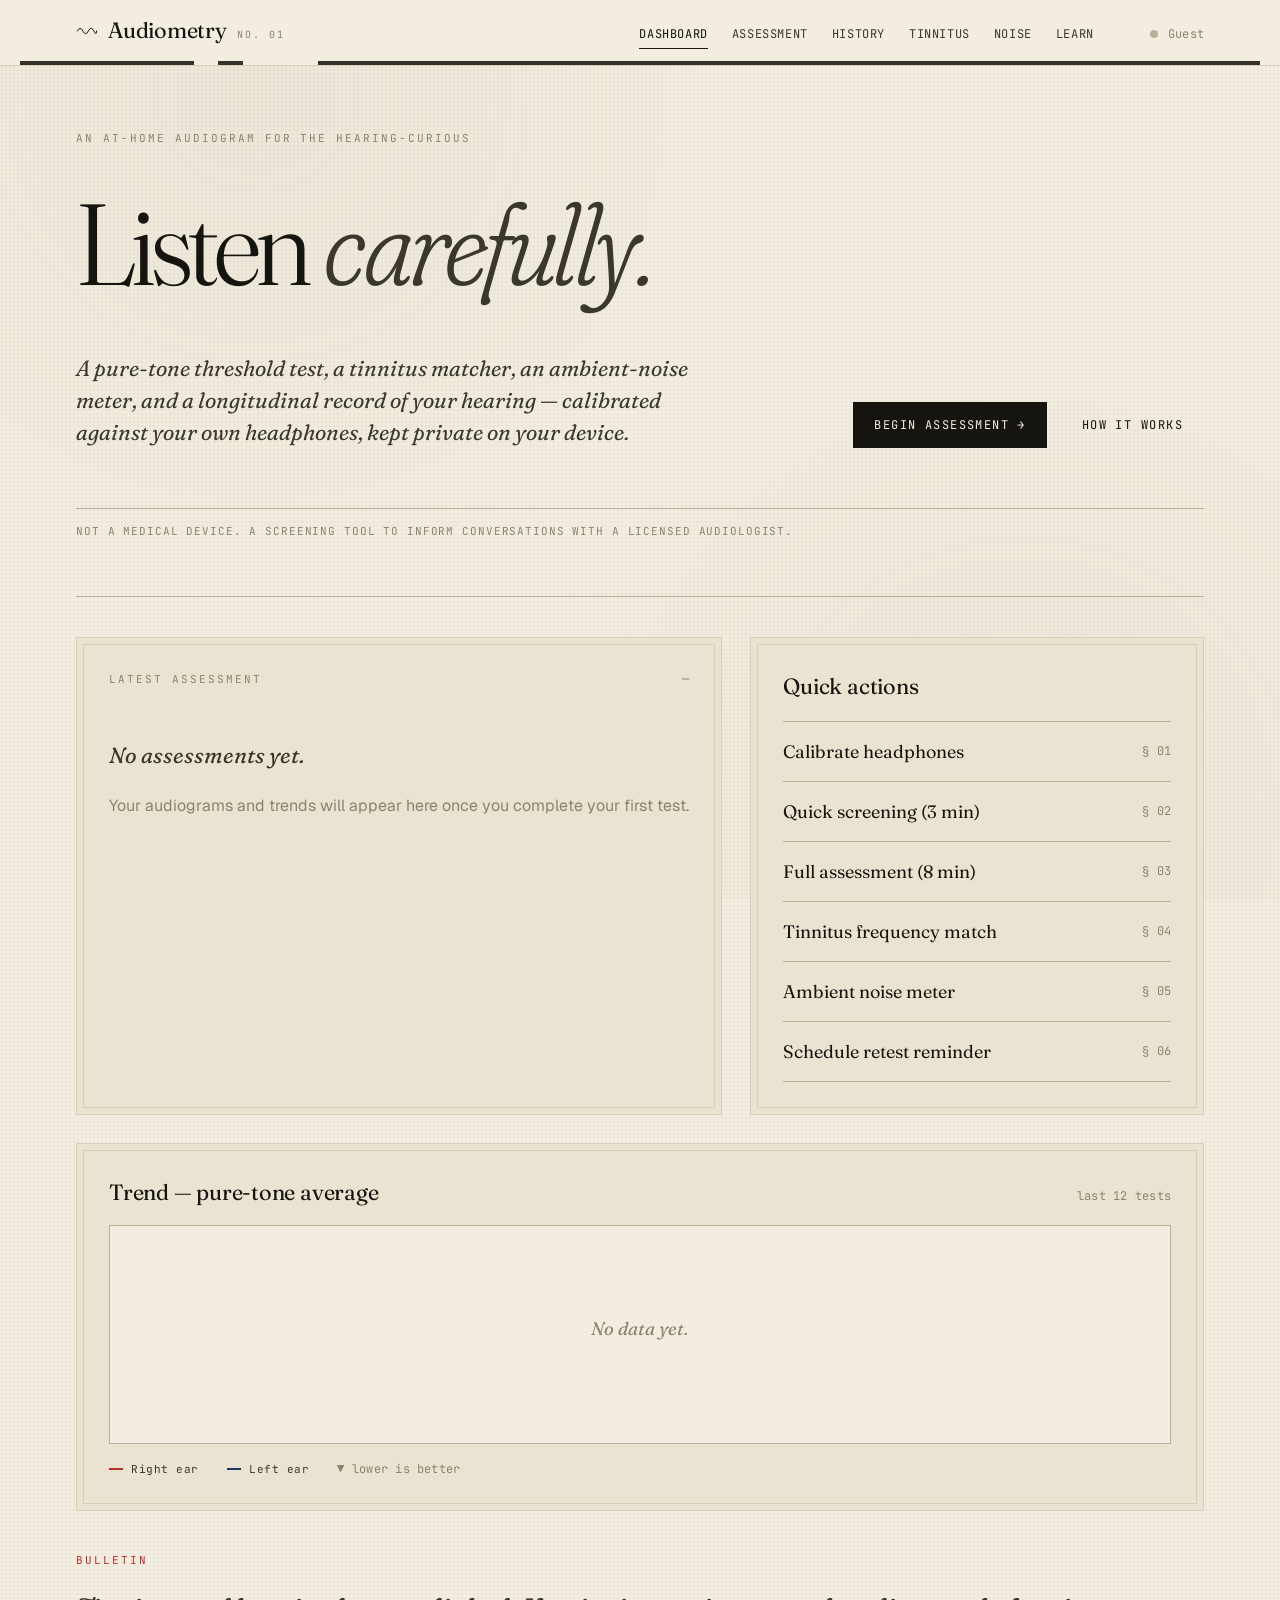
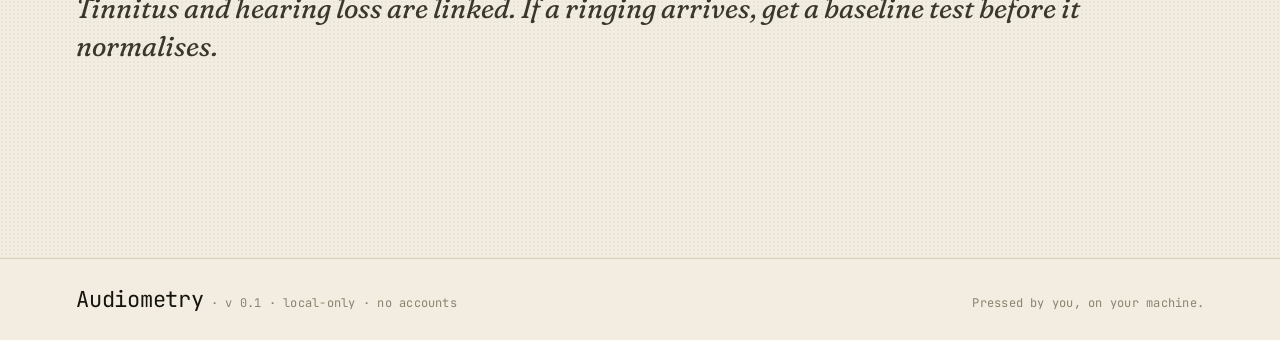
<file: index.html>
<!DOCTYPE html>
<html lang="en">
<head>
<meta charset="UTF-8" />
<meta name="viewport" content="width=device-width, initial-scale=1.0" />

<!-- ============ PRIMARY SEO ============ -->
<title>Free Online Hearing Test &amp; Audiogram — Audiometry</title>
<meta name="description" content="A free, private at-home hearing test. Pure-tone audiogram from 250 Hz to 8 kHz, tinnitus frequency matcher, ambient noise meter, and longitudinal tracking. Runs in your browser — no account, no data leaves your device." />
<meta name="keywords" content="hearing test, online hearing test, at-home hearing test, audiogram, pure tone audiometry, tinnitus test, tinnitus matcher, hearing screening, dB HL, hearing loss, sound level meter, hearing health" />
<meta name="author" content="Audiometry" />
<meta name="robots" content="index, follow, max-image-preview:large" />
<meta name="theme-color" content="#15140f" />
<meta name="color-scheme" content="light" />
<link rel="canonical" href="https://medassistant-ux.github.io/audiogram/" />

<!-- ============ OPEN GRAPH (Facebook, LinkedIn, iMessage) ============ -->
<meta property="og:type" content="website" />
<meta property="og:url" content="https://medassistant-ux.github.io/audiogram/" />
<meta property="og:title" content="Free Online Hearing Test &amp; Audiogram — Audiometry" />
<meta property="og:description" content="An at-home audiogram for the hearing-curious. Pure-tone threshold testing, tinnitus matcher, noise meter, and trend tracking — entirely in your browser, never sent anywhere." />
<meta property="og:image" content="https://medassistant-ux.github.io/audiogram/og-image.svg" />
<meta property="og:image:width" content="1200" />
<meta property="og:image:height" content="630" />
<meta property="og:image:alt" content="Audiometry — at-home hearing test and audiogram" />
<meta property="og:site_name" content="Audiometry" />
<meta property="og:locale" content="en_US" />

<!-- ============ TWITTER ============ -->
<meta name="twitter:card" content="summary_large_image" />
<meta name="twitter:url" content="https://medassistant-ux.github.io/audiogram/" />
<meta name="twitter:title" content="Free Online Hearing Test &amp; Audiogram" />
<meta name="twitter:description" content="At-home pure-tone audiometry. Audiogram chart, tinnitus matcher, noise meter, and longitudinal tracking — private, in-browser." />
<meta name="twitter:image" content="https://medassistant-ux.github.io/audiogram/og-image.svg" />

<!-- ============ STRUCTURED DATA ============ -->
<script type="application/ld+json">
{
  "@context": "https://schema.org",
  "@graph": [
    {
      "@type": "WebApplication",
      "@id": "https://medassistant-ux.github.io/audiogram/#app",
      "name": "Audiometry",
      "alternateName": "Audiometry — At-home Hearing Test",
      "url": "https://medassistant-ux.github.io/audiogram/",
      "description": "A free, browser-based at-home audiometry app. Pure-tone threshold testing, audiogram visualisation, tinnitus matcher, ambient noise meter, and longitudinal tracking — runs entirely on the client, no account required.",
      "applicationCategory": "HealthApplication",
      "applicationSubCategory": "Hearing Test",
      "operatingSystem": "Any (browser)",
      "browserRequirements": "Modern browser with Web Audio API support",
      "offers": {
        "@type": "Offer",
        "price": "0",
        "priceCurrency": "USD"
      },
      "featureList": [
        "Pure-tone threshold testing across 250–8000 Hz",
        "Quick screening (3 min) and full assessment (8 min) modes",
        "Audiogram visualisation with severity bands",
        "Pure-tone average (PTA) and severity classification",
        "Tinnitus frequency and loudness matcher",
        "Ambient noise meter with NIOSH dose calculation",
        "Longitudinal history tracking",
        "Headphone calibration flow",
        "JSON and PDF export",
        "Browser notification reminders"
      ],
      "isAccessibleForFree": true,
      "inLanguage": "en"
    },
    {
      "@type": "MedicalWebPage",
      "@id": "https://medassistant-ux.github.io/audiogram/#page",
      "url": "https://medassistant-ux.github.io/audiogram/",
      "name": "Free Online Hearing Test & Audiogram",
      "headline": "An at-home audiogram for the hearing-curious",
      "description": "Pure-tone audiometry, tinnitus matcher, and noise meter — privacy-first, browser-based.",
      "about": [
        { "@type": "MedicalCondition", "name": "Hearing loss" },
        { "@type": "MedicalCondition", "name": "Tinnitus" },
        { "@type": "MedicalCondition", "name": "Noise-induced hearing loss" }
      ],
      "audience": {
        "@type": "PeopleAudience",
        "suggestedMinAge": 12
      },
      "lastReviewed": "2026-05-03",
      "isPartOf": { "@id": "https://medassistant-ux.github.io/audiogram/#app" }
    },
    {
      "@type": "FAQPage",
      "mainEntity": [
        {
          "@type": "Question",
          "name": "Is this hearing test accurate?",
          "acceptedAnswer": {
            "@type": "Answer",
            "text": "It is a screening estimate, not a diagnosis. Without a calibrated audiometer and sound-treated booth, absolute decibel levels cannot be guaranteed. Use it as a starting point for a professional evaluation, not a substitute for one."
          }
        },
        {
          "@type": "Question",
          "name": "Do I need special equipment?",
          "acceptedAnswer": {
            "@type": "Answer",
            "text": "Closed-back, over-ear headphones in a quiet room. Earbuds will fit poorly and produce inconsistent results. The app guides you through a one-minute calibration step before testing."
          }
        },
        {
          "@type": "Question",
          "name": "Is my data private?",
          "acceptedAnswer": {
            "@type": "Answer",
            "text": "Yes. All audio is generated and analysed on your device using the Web Audio API. Test results are stored only in your browser's localStorage. Nothing is sent to any server. There are no accounts and no tracking."
          }
        },
        {
          "@type": "Question",
          "name": "What frequencies does the test cover?",
          "acceptedAnswer": {
            "@type": "Answer",
            "text": "The full assessment tests 250, 500, 1000, 2000, 3000, 4000, 6000, and 8000 Hz in each ear independently. The quick screening covers 500, 1000, 2000, and 4000 Hz."
          }
        },
        {
          "@type": "Question",
          "name": "When should I see an audiologist?",
          "acceptedAnswer": {
            "@type": "Answer",
            "text": "If your pure-tone average is worse than 25 dB HL, if there is a notable difference between your two ears, if you experience sudden changes in hearing, one-sided tinnitus, ear pain or fullness, persistent dizziness, or difficulty understanding speech in noise."
          }
        }
      ]
    }
  ]
}
</script>

<!-- ============ FONTS ============ -->
<link rel="preconnect" href="https://fonts.googleapis.com" />
<link rel="preconnect" href="https://fonts.gstatic.com" crossorigin />
<link href="https://fonts.googleapis.com/css2?family=Fraunces:ital,opsz,wght,SOFT,WONK@0,9..144,300..900,0..100,0..1;1,9..144,300..900,0..100,0..1&family=Geist:wght@300..700&family=JetBrains+Mono:wght@300..600&display=swap" rel="stylesheet" />

<!-- ============ STYLES ============ -->
<link rel="stylesheet" href="styles.css" />

<!-- ============ ICONS / MANIFEST ============ -->
<link rel="icon" href="data:image/svg+xml,%3Csvg xmlns='http://www.w3.org/2000/svg' viewBox='0 0 32 32'%3E%3Crect width='32' height='32' fill='%23f3ede1'/%3E%3Cpath d='M2 16 Q 6 8, 10 16 T 18 16 T 26 16 T 30 16' stroke='%2315140f' stroke-width='2' fill='none' stroke-linecap='round'/%3E%3C/svg%3E" />
<link rel="apple-touch-icon" href="data:image/svg+xml,%3Csvg xmlns='http://www.w3.org/2000/svg' viewBox='0 0 180 180'%3E%3Crect width='180' height='180' fill='%23f3ede1'/%3E%3Cpath d='M10 90 Q 32 50, 56 90 T 100 90 T 144 90 T 170 90' stroke='%2315140f' stroke-width='10' fill='none' stroke-linecap='round'/%3E%3C/svg%3E" />
<link rel="manifest" href="manifest.json" />
</head>
<body>

<noscript>
  <div style="background:#15140f;color:#f3ede1;padding:24px;text-align:center;font-family:Georgia,serif;">
    <h1 style="margin:0 0 8px;font-weight:400;">Audiometry — Free Online Hearing Test &amp; Audiogram</h1>
    <p style="margin:0;">This at-home hearing-test app needs JavaScript to generate audio tones and analyse responses. Please enable JavaScript to run a pure-tone audiogram, the tinnitus matcher, or the ambient noise meter. All audio is generated and analysed locally in your browser — nothing is sent to a server.</p>
  </div>
</noscript>

<!-- ============ TOP BAR ============ -->
<header class="topbar">
  <div class="topbar-inner">
    <a href="#home" data-route="home" class="brand">
      <span class="brand-mark" aria-hidden="true">
        <svg viewBox="0 0 32 32" width="22" height="22"><path d="M2 16 Q 6 8, 10 16 T 18 16 T 26 16 T 30 16" stroke="currentColor" stroke-width="1.4" fill="none" stroke-linecap="round"/></svg>
      </span>
      <span class="brand-name">Audiometry</span>
      <span class="brand-tag">No.&nbsp;01</span>
    </a>
    <nav class="topnav">
      <a href="#home" data-route="home">Dashboard</a>
      <a href="#test" data-route="test">Assessment</a>
      <a href="#history" data-route="history">History</a>
      <a href="#tinnitus" data-route="tinnitus">Tinnitus</a>
      <a href="#noise" data-route="noise">Noise</a>
      <a href="#learn" data-route="learn">Learn</a>
    </nav>
    <div class="topbar-meta">
      <span class="meta-dot" id="audio-status" title="Audio engine status"></span>
      <span class="mono" id="profile-name">Guest</span>
    </div>
  </div>
  <div class="topbar-rule"></div>
</header>

<main id="app">

<!-- ============ HOME ============ -->
<section class="view view-home" data-view="home">
  <div class="grid-12">
    <div class="hero col-span-12">
      <p class="eyebrow">An at-home audiogram for the hearing-curious</p>
      <h1 class="display">
        <span class="kerned">Listen</span>
        <em class="serif-italic">carefully.</em>
      </h1>
      <p class="hero-lede">
        A pure-tone threshold test, a tinnitus matcher, an ambient-noise meter, and a longitudinal record of your hearing — calibrated against your own headphones, kept private on your device.
      </p>
      <div class="hero-cta">
        <button class="btn btn-primary" data-action="start-assessment">Begin assessment <span aria-hidden="true">→</span></button>
        <button class="btn btn-ghost" data-route="learn">How it works</button>
      </div>
      <p class="hero-disclaimer">
        Not a medical device. A screening tool to inform conversations with a licensed audiologist.
      </p>
    </div>

    <div class="card card-summary col-span-7">
      <div class="card-head">
        <span class="eyebrow">Latest assessment</span>
        <span class="mono dim" id="latest-date">—</span>
      </div>
      <div class="summary-grid" id="latest-summary">
        <!-- filled by JS -->
        <div class="summary-empty">
          <p class="serif-italic">No assessments yet.</p>
          <p class="dim">Your audiograms and trends will appear here once you complete your first test.</p>
        </div>
      </div>
    </div>

    <div class="card card-actions col-span-5">
      <h3 class="card-title">Quick actions</h3>
      <ul class="action-list">
        <li><button data-action="calibrate"><span>Calibrate headphones</span><span class="mono dim">§ 01</span></button></li>
        <li><button data-action="quick-test"><span>Quick screening (3 min)</span><span class="mono dim">§ 02</span></button></li>
        <li><button data-action="full-test"><span>Full assessment (8 min)</span><span class="mono dim">§ 03</span></button></li>
        <li><button data-route="tinnitus"><span>Tinnitus frequency match</span><span class="mono dim">§ 04</span></button></li>
        <li><button data-route="noise"><span>Ambient noise meter</span><span class="mono dim">§ 05</span></button></li>
        <li><button data-action="reminder"><span>Schedule retest reminder</span><span class="mono dim">§ 06</span></button></li>
      </ul>
    </div>

    <div class="card card-trend col-span-12">
      <div class="card-head">
        <h3 class="card-title">Trend — pure-tone average</h3>
        <span class="mono dim">last 12 tests</span>
      </div>
      <div class="trend-wrap">
        <svg id="trend-chart" viewBox="0 0 800 180" preserveAspectRatio="none" aria-hidden="true"></svg>
      </div>
      <div class="legend">
        <span class="legend-item"><span class="swatch swatch-right"></span> Right ear</span>
        <span class="legend-item"><span class="swatch swatch-left"></span> Left ear</span>
        <span class="legend-item dim mono">▼ lower is better</span>
      </div>
    </div>

    <aside class="card card-tip col-span-12">
      <span class="eyebrow">Bulletin</span>
      <p class="tip-text serif-italic" id="tip-text">
        Sustained exposure above 85 dBA (busy traffic, a loud restaurant) accumulates damage. Eight hours at that level reaches the daily noise dose.
      </p>
    </aside>
  </div>
</section>

<!-- ============ CALIBRATE ============ -->
<section class="view view-calibrate" data-view="calibrate" hidden>
  <div class="grid-12">
    <div class="col-span-12">
      <p class="eyebrow">§ 01 · Calibration</p>
      <h2 class="page-title">A reference, set by you.</h2>
      <p class="prose">
        Consumer headphones are not laboratory transducers. Before each session we ask you to anchor a single reference tone to a level that <em>just-barely-but-clearly</em> sounds like quiet conversation. From this anchor we estimate hearing levels in decibels relative to typical normal hearing (dB HL).
      </p>
    </div>

    <div class="card col-span-7 cal-panel">
      <div class="cal-step" data-step="1">
        <span class="mono dim">Step 1 of 3</span>
        <h3 class="card-title">Headphone check</h3>
        <p class="prose">Wear your headphones the right way around. We will play short tones in each ear so you can verify left and right are correctly placed.</p>
        <div class="cal-actions">
          <button class="btn btn-secondary" data-cal="play-left">▶ Play in <strong>left</strong></button>
          <button class="btn btn-secondary" data-cal="play-right">▶ Play in <strong>right</strong></button>
        </div>
        <div class="cal-confirm">
          <label><input type="checkbox" id="cal-channels-confirm" /> I heard each tone in the correct ear.</label>
        </div>
      </div>

      <div class="cal-step" data-step="2">
        <span class="mono dim">Step 2 of 3</span>
        <h3 class="card-title">Find a quiet room</h3>
        <p class="prose">No fans, no music, no conversation. The quieter your environment, the more accurate the threshold.</p>
        <button class="btn btn-secondary" data-cal="measure-noise">Measure ambient noise</button>
        <p class="cal-noise-readout mono" id="cal-noise-readout">—</p>
      </div>

      <div class="cal-step" data-step="3">
        <span class="mono dim">Step 3 of 3</span>
        <h3 class="card-title">Anchor the reference tone</h3>
        <p class="prose">A pulsed 1&nbsp;kHz tone will play in both ears. Adjust your <strong>system volume</strong> until the tone sounds like <em>quiet conversation, one room away</em> — present, but unobtrusive. Then confirm.</p>
        <div class="cal-actions">
          <button class="btn btn-secondary" data-cal="play-reference">▶ Play reference</button>
          <button class="btn btn-secondary" data-cal="stop-reference">■ Stop</button>
        </div>
        <div class="cal-slider">
          <label class="mono dim" for="cal-trim">Fine trim (within-app)</label>
          <input type="range" id="cal-trim" min="-12" max="12" step="0.5" value="0" />
          <span class="mono" id="cal-trim-readout">0.0 dB</span>
        </div>
      </div>

      <div class="cal-finish">
        <button class="btn btn-primary" data-cal="save">Save calibration</button>
      </div>
    </div>

    <aside class="card col-span-5 cal-side">
      <h3 class="card-title">Why this matters</h3>
      <p class="prose dim">
        A clinical audiometer is calibrated annually to ISO 389 reference levels using couplers and artificial ears. That precision is impossible at home. What we can do is fix a single anchor — your perception of conversational loudness — and measure thresholds <em>relative</em> to it.
      </p>
      <hr class="hairline" />
      <h4 class="micro-title">Best practices</h4>
      <ul class="checklist">
        <li>Closed-back, over-ear headphones</li>
        <li>Disable any audio enhancements / equalisers</li>
        <li>Set system balance to perfect centre</li>
        <li>Hard mute notifications</li>
        <li>Re-calibrate if you change devices</li>
      </ul>
    </aside>
  </div>
</section>

<!-- ============ TEST ============ -->
<section class="view view-test" data-view="test" hidden>
  <div class="test-stage" id="test-stage">
    <header class="test-meta">
      <div>
        <span class="eyebrow" id="test-mode-label">Pure-tone threshold</span>
        <h2 class="page-title small" id="test-ear-label">Right ear</h2>
      </div>
      <div class="test-progress">
        <span class="mono dim" id="test-counter">— / —</span>
        <div class="progress-track"><div class="progress-fill" id="test-progress"></div></div>
      </div>
    </header>

    <div class="test-pane">
      <div class="freq-display">
        <span class="freq-number" id="freq-number">1000</span>
        <span class="freq-unit">Hz</span>
        <span class="freq-tick" id="freq-region">mid frequencies</span>
      </div>

      <div class="tone-vis" id="tone-vis" aria-hidden="true">
        <div class="ring ring-1"></div>
        <div class="ring ring-2"></div>
        <div class="ring ring-3"></div>
      </div>

      <p class="test-state mono" id="test-state">— preparing —</p>

      <button class="btn btn-hear" id="btn-hear">
        <span class="hear-label">I hear a tone</span>
        <span class="hear-key mono">SPACE</span>
      </button>

      <p class="test-help dim" id="test-help">A tone may or may not play. Press only when you hear one — even faintly.</p>

      <div class="test-controls">
        <button class="btn btn-text" id="btn-skip">Skip frequency</button>
        <button class="btn btn-text" id="btn-pause">Pause</button>
        <button class="btn btn-text" id="btn-abort">Stop test</button>
      </div>
    </div>
  </div>

  <!-- Pre-test gate -->
  <div class="test-gate" id="test-gate">
    <div class="gate-card">
      <p class="eyebrow">Before we begin</p>
      <h2 class="page-title">A few conditions, briefly.</h2>
      <ul class="gate-list">
        <li><span class="mono">i</span><span class="gate-text">The room must be quiet. Close windows and doors.</span></li>
        <li><span class="mono">ii</span><span class="gate-text">Wear over-ear headphones. Earbuds will fit poorly.</span></li>
        <li><span class="mono">iii</span><span class="gate-text">Calibration must be current. <button class="link" data-route="calibrate">Re-calibrate</button>.</span></li>
        <li><span class="mono">iv</span><span class="gate-text">Avoid testing right after loud-noise exposure (give your ears 12 hours).</span></li>
        <li><span class="mono">v</span><span class="gate-text">Press the response button at the <em>faintest</em> perception, not when comfortable.</span></li>
      </ul>
      <div class="gate-actions">
        <button class="btn btn-primary" id="btn-gate-start">Start test</button>
        <button class="btn btn-ghost" data-route="home">Cancel</button>
      </div>
    </div>
  </div>
</section>

<!-- ============ RESULTS ============ -->
<section class="view view-results" data-view="results" hidden>
  <div class="grid-12">
    <div class="col-span-12 results-head">
      <p class="eyebrow">Assessment results</p>
      <h2 class="page-title"><span id="results-title">Your audiogram</span></h2>
      <p class="prose dim mono" id="results-date">—</p>
    </div>

    <div class="card col-span-8 audiogram-card">
      <div class="audiogram-wrap">
        <svg id="audiogram" viewBox="0 0 720 520" role="img" aria-label="Audiogram"></svg>
      </div>
      <div class="audiogram-legend">
        <div><span class="symbol symbol-right">○</span> Right ear (air conduction)</div>
        <div><span class="symbol symbol-left">×</span> Left ear (air conduction)</div>
        <div class="dim mono">↓ louder · ↑ quieter</div>
      </div>
    </div>

    <div class="card col-span-4 interpret-card">
      <h3 class="card-title">Interpretation</h3>
      <div class="pta-grid">
        <div class="pta-row">
          <span class="dim mono">PTA · Right</span>
          <span class="pta-value" id="pta-right">—</span>
          <span class="pta-class" id="class-right">—</span>
        </div>
        <div class="pta-row">
          <span class="dim mono">PTA · Left</span>
          <span class="pta-value" id="pta-left">—</span>
          <span class="pta-class" id="class-left">—</span>
        </div>
        <div class="pta-row asymmetry">
          <span class="dim mono">Asymmetry</span>
          <span class="pta-value" id="asym-value">—</span>
        </div>
      </div>

      <hr class="hairline" />
      <h4 class="micro-title">Plain language</h4>
      <p class="prose" id="plain-text">—</p>

      <hr class="hairline" />
      <h4 class="micro-title">Suggested next steps</h4>
      <ul class="next-list" id="next-steps"></ul>

      <div class="results-actions">
        <button class="btn btn-secondary" id="btn-export-pdf">Print / Save as PDF</button>
        <button class="btn btn-secondary" id="btn-export-json">Export JSON</button>
        <button class="btn btn-secondary" id="btn-share">Copy summary</button>
        <button class="btn btn-ghost" id="btn-retest">Run again</button>
      </div>
    </div>

    <div class="card col-span-12 banding-card">
      <h3 class="card-title">Severity bands</h3>
      <div class="bands">
        <div class="band band-normal"><span class="mono">−10 to 25</span><span>Normal</span></div>
        <div class="band band-mild"><span class="mono">26 — 40</span><span>Mild loss</span></div>
        <div class="band band-mod"><span class="mono">41 — 55</span><span>Moderate</span></div>
        <div class="band band-modsev"><span class="mono">56 — 70</span><span>Mod.&nbsp;severe</span></div>
        <div class="band band-sev"><span class="mono">71 — 90</span><span>Severe</span></div>
        <div class="band band-prof"><span class="mono">91 +</span><span>Profound</span></div>
      </div>
    </div>
  </div>
</section>

<!-- ============ HISTORY ============ -->
<section class="view view-history" data-view="history" hidden>
  <div class="grid-12">
    <div class="col-span-12">
      <p class="eyebrow">Longitudinal record</p>
      <h2 class="page-title">History</h2>
    </div>
    <div class="card col-span-12">
      <div class="history-controls">
        <span class="dim mono" id="history-count">—</span>
        <div>
          <button class="btn btn-secondary btn-small" id="btn-export-all">Export all</button>
          <button class="btn btn-text btn-small" id="btn-clear">Clear history</button>
        </div>
      </div>
      <table class="history-table">
        <thead>
          <tr>
            <th class="mono dim">Date</th>
            <th class="mono dim">Mode</th>
            <th class="mono dim">PTA R</th>
            <th class="mono dim">PTA L</th>
            <th class="mono dim">Class R</th>
            <th class="mono dim">Class L</th>
            <th></th>
          </tr>
        </thead>
        <tbody id="history-tbody"></tbody>
      </table>
    </div>
    <div class="card col-span-12">
      <h3 class="card-title">Per-frequency trend</h3>
      <p class="prose dim">Track each frequency over time. A widening gap on the right side of the chart often signals early noise-induced loss.</p>
      <div class="trend-wrap">
        <svg id="trend-detailed" viewBox="0 0 1000 320" preserveAspectRatio="none" aria-hidden="true"></svg>
      </div>
    </div>
  </div>
</section>

<!-- ============ TINNITUS ============ -->
<section class="view view-tinnitus" data-view="tinnitus" hidden>
  <div class="grid-12">
    <div class="col-span-12">
      <p class="eyebrow">§ 04 · Tinnitus</p>
      <h2 class="page-title">Match the ringing.</h2>
      <p class="prose">
        Sweep through pure tones and narrowband noise to find the pitch and loudness that most closely match what you hear. Match values, when tracked over time, can help an audiologist tailor sound therapy.
      </p>
    </div>

    <div class="card col-span-7">
      <div class="tin-control-row">
        <label class="mono dim">Stimulus</label>
        <div class="seg">
          <button data-tin-type="sine" class="active">Pure tone</button>
          <button data-tin-type="noise">Narrowband noise</button>
        </div>
      </div>
      <div class="tin-control-row">
        <label class="mono dim">Frequency</label>
        <input type="range" id="tin-freq" min="125" max="14000" step="1" value="6000" />
        <span class="mono" id="tin-freq-readout">6000 Hz</span>
      </div>
      <div class="tin-control-row">
        <label class="mono dim">Loudness</label>
        <input type="range" id="tin-level" min="-60" max="0" step="1" value="-30" />
        <span class="mono" id="tin-level-readout">−30 dB</span>
      </div>
      <div class="tin-control-row">
        <label class="mono dim">Side</label>
        <div class="seg">
          <button data-tin-side="both" class="active">Both</button>
          <button data-tin-side="left">Left</button>
          <button data-tin-side="right">Right</button>
        </div>
      </div>
      <div class="tin-actions">
        <button class="btn btn-primary" id="tin-play">▶ Play / Stop</button>
        <button class="btn btn-secondary" id="tin-save">Save match</button>
      </div>
    </div>

    <aside class="card col-span-5">
      <h3 class="card-title">Saved matches</h3>
      <ul class="match-list" id="tin-matches"></ul>
      <hr class="hairline" />
      <h4 class="micro-title">When to seek help</h4>
      <ul class="checklist">
        <li>Sudden onset of tinnitus in one ear</li>
        <li>Tinnitus accompanied by hearing loss or vertigo</li>
        <li>Pulsatile tinnitus (rhythmic, in time with heartbeat)</li>
        <li>Tinnitus that significantly disrupts sleep or focus</li>
      </ul>
    </aside>
  </div>
</section>

<!-- ============ NOISE METER ============ -->
<section class="view view-noise" data-view="noise" hidden>
  <div class="grid-12">
    <div class="col-span-12">
      <p class="eyebrow">§ 05 · Sound exposure</p>
      <h2 class="page-title">Ambient noise meter.</h2>
      <p class="prose">
        Uses your microphone to estimate sound pressure level. Approximate, uncalibrated, and entirely private — audio never leaves the page. Useful for spotting <em>relatively</em> loud environments and tracking your daily noise dose.
      </p>
    </div>

    <div class="card col-span-7 meter-card">
      <div class="meter-display">
        <span class="meter-value mono" id="meter-value">—</span>
        <span class="meter-unit">dB SPL · approx</span>
      </div>
      <div class="meter-bar"><div class="meter-bar-fill" id="meter-bar-fill"></div></div>
      <div class="meter-stats">
        <div><span class="dim mono">Peak</span><span class="mono" id="meter-peak">—</span></div>
        <div><span class="dim mono">Avg (Leq)</span><span class="mono" id="meter-leq">—</span></div>
        <div><span class="dim mono">Duration</span><span class="mono" id="meter-dur">00:00</span></div>
        <div><span class="dim mono">Daily dose</span><span class="mono" id="meter-dose">0%</span></div>
      </div>
      <div class="meter-actions">
        <button class="btn btn-primary" id="meter-toggle">Start measuring</button>
        <button class="btn btn-secondary" id="meter-reset">Reset</button>
      </div>
    </div>

    <aside class="card col-span-5">
      <h3 class="card-title">Reference levels</h3>
      <ul class="ref-list">
        <li><span class="mono">30 dB</span><span>Whisper, library</span></li>
        <li><span class="mono">60 dB</span><span>Conversation</span></li>
        <li><span class="mono">75 dB</span><span>Vacuum cleaner</span></li>
        <li><span class="mono">85 dB</span><span class="warn">8h damage threshold</span></li>
        <li><span class="mono">95 dB</span><span class="warn">Motorcycle, max 50 min/day</span></li>
        <li><span class="mono">110 dB</span><span class="danger">Concert, max 1 min 29 s</span></li>
        <li><span class="mono">120 dB</span><span class="danger">Pain threshold</span></li>
      </ul>
      <hr class="hairline" />
      <p class="prose dim">
        Daily noise dose follows the NIOSH 3-dB exchange rate: every 3 dB increase halves the safe exposure time. 100% dose corresponds to roughly 85 dBA over 8 hours.
      </p>
    </aside>
  </div>
</section>

<!-- ============ LEARN ============ -->
<section class="view view-learn" data-view="learn" hidden>
  <div class="grid-12">
    <div class="col-span-12">
      <p class="eyebrow">Reference</p>
      <h2 class="page-title">A short field guide.</h2>
    </div>

    <article class="card col-span-6 learn-article">
      <h3 class="card-title">How the test works</h3>
      <p class="prose">
        We use a modified ascending–descending threshold method, presenting pure tones at calibrated frequencies — 250, 500, 1000, 2000, 3000, 4000, 6000, 8000 Hz — to each ear independently. Tones are randomised in timing to discourage anticipation. Your threshold at each frequency is the lowest level you reliably detect.
      </p>
      <p class="prose">
        Pure-tone average (PTA) is the mean of thresholds at 500, 1000, and 2000 Hz — the speech-critical band. PTA underpins the loss-severity classifications used worldwide.
      </p>
    </article>

    <article class="card col-span-6 learn-article">
      <h3 class="card-title">Reading an audiogram</h3>
      <p class="prose">
        Frequency runs across the X-axis on a log scale (low pitches left, high pitches right). Hearing level runs down the Y-axis from 0 dB HL at the top to 110+ at the bottom — so a steeper drop on the chart means worse hearing. Right-ear thresholds are marked with red circles; left-ear thresholds with blue crosses.
      </p>
      <p class="prose">
        A "ski-slope" pattern — normal hearing in the lows, sharply diminished in the highs — is the classic signature of noise-induced loss, often beginning at 4 kHz.
      </p>
    </article>

    <article class="card col-span-6 learn-article">
      <h3 class="card-title">When to see a professional</h3>
      <ul class="checklist">
        <li>Any sudden change in hearing</li>
        <li>One-sided hearing loss or tinnitus</li>
        <li>PTA worse than 25 dB HL on this screening</li>
        <li>Difficulty understanding speech in noise despite normal pure-tone thresholds</li>
        <li>Pain, fullness, or persistent dizziness</li>
        <li>Family history of progressive hearing loss</li>
      </ul>
    </article>

    <article class="card col-span-6 learn-article">
      <h3 class="card-title">Protecting what you have</h3>
      <ul class="checklist">
        <li>The 60/60 rule — under 60% volume, under 60 minutes at a time</li>
        <li>Custom-moulded musician's earplugs preserve frequency balance</li>
        <li>Step out of loud environments every 30 minutes for a quiet minute</li>
        <li>Avoid testing your headphones with someone else's volume settings</li>
        <li>Hearing loss is cumulative; days of recovery do not erase hours of damage</li>
      </ul>
    </article>

    <article class="card col-span-12 learn-article disclaimer">
      <h3 class="card-title">Limitations of at-home testing</h3>
      <p class="prose">
        This tool produces a screening estimate, not a diagnosis. Without a calibrated audiometer, sound-treated booth, and bone-conduction transducer, we cannot distinguish conductive loss (middle-ear) from sensorineural loss (cochlear/neural), cannot measure tympanic compliance, and cannot rule out retrocochlear pathology. Treat all results as a starting point for a professional evaluation, not a substitute for one.
      </p>
    </article>
  </div>
</section>

</main>

<!-- ============ FOOTER ============ -->
<footer class="foot">
  <div class="foot-inner">
    <div>
      <span class="brand-name">Audiometry</span>
      <span class="dim mono"> · v 0.1 · local-only · no accounts</span>
    </div>
    <div class="dim mono">
      <span>Pressed by you, on your machine.</span>
    </div>
  </div>
</footer>

<!-- ============ MODAL ============ -->
<div class="modal" id="modal" hidden>
  <div class="modal-backdrop" data-modal-close></div>
  <div class="modal-card">
    <button class="modal-x" data-modal-close aria-label="Close">×</button>
    <div class="modal-body" id="modal-body"></div>
  </div>
</div>

<!-- ============ TOAST ============ -->
<div class="toast" id="toast" hidden></div>

<script src="app.js"></script>

<!-- ============ ANALYTICS (GoatCounter) ============
  Privacy-friendly visit + country tracking. No cookies, no PII, GDPR-safe.

  ONE-TIME SETUP (~30 seconds):
    1. Go to https://www.goatcounter.com/signup
    2. Pick a code (e.g. "audiometry") — your dashboard becomes
       https://YOUR-CODE.goatcounter.com
    3. Replace YOUR-CODE below with the code you picked, then commit
    4. Watch live visits and per-country breakdown on your dashboard

  After setup, view stats anytime at https://YOUR-CODE.goatcounter.com
  You can swap providers (Plausible, Umami, Cloudflare, GA4) by
  replacing this script block — see commit history for examples.
====================================================== -->
<script
  data-goatcounter="https://medassistant.goatcounter.com/count"
  async src="//gc.zgo.at/count.js"></script>

</body>
</html>
</file>
<file: styles.css>
/* =========================================================
   AUDIOMETRY — editorial-clinical aesthetic
   ========================================================= */

:root {
  /* paper / ink palette */
  --paper:        #f3ede1;
  --paper-deep:   #ebe3d2;
  --paper-rule:   #d8cfb9;
  --ink:          #15140f;
  --ink-soft:     #3a372d;
  --ink-faint:    #8a836f;
  --ink-mute:     #b8b09a;

  /* audiology accents */
  --right:        #b9302a;   /* deep crimson — right ear */
  --right-soft:   #e6b3ae;
  --left:         #1c3666;   /* deep cobalt — left ear */
  --left-soft:    #b6c0d4;
  --signal:       #c87b1f;   /* signal amber — active states */
  --signal-soft:  #efd8b3;

  /* severity bands */
  --sev-normal:   #cfe1c2;
  --sev-mild:     #e8d8a3;
  --sev-mod:      #ebbf86;
  --sev-modsev:   #db9b6f;
  --sev-sev:      #b0734d;
  --sev-prof:     #6b4530;

  /* type system */
  --serif:        "Fraunces", "Iowan Old Style", Georgia, serif;
  --sans:         "Geist", -apple-system, BlinkMacSystemFont, "Helvetica Neue", sans-serif;
  --mono:         "JetBrains Mono", ui-monospace, "SF Mono", Menlo, monospace;

  /* metrics */
  --rule:         1px solid var(--paper-rule);
  --rule-ink:     1px solid var(--ink);
  --hair:         0.5px solid var(--ink-mute);

  --col-gap:      28px;
  --row-gap:      28px;
  --container:    1240px;
  --pad-page:     56px;

  /* easing */
  --ease:         cubic-bezier(.22,.61,.36,1);
}

/* =========================================================
   RESET / BASE
   ========================================================= */
*,
*::before,
*::after { box-sizing: border-box; }

html, body { margin: 0; padding: 0; }

html {
  background: var(--paper);
  color: var(--ink);
  font-family: var(--sans);
  font-size: 16px;
  line-height: 1.5;
  -webkit-font-smoothing: antialiased;
  -moz-osx-font-smoothing: grayscale;
  font-feature-settings: "ss01", "cv11";
}

body {
  min-height: 100vh;
  background-image:
    radial-gradient(rgba(21,20,15,0.04) 1px, transparent 1.4px);
  background-size: 4px 4px;
  background-position: 0 0;
}

/* paper grain on top */
body::before {
  content: "";
  position: fixed; inset: 0;
  pointer-events: none;
  z-index: 1;
  opacity: 0.55;
  background:
    radial-gradient(circle at 20% 10%, rgba(184,176,154,0.18), transparent 40%),
    radial-gradient(circle at 80% 90%, rgba(184,176,154,0.18), transparent 40%);
  mix-blend-mode: multiply;
}

a { color: inherit; text-decoration: none; }
button {
  font: inherit;
  color: inherit;
  background: none;
  border: 0;
  padding: 0;
  cursor: pointer;
}

/* =========================================================
   TYPOGRAPHY
   ========================================================= */
.eyebrow {
  font-family: var(--mono);
  font-size: 11px;
  letter-spacing: 0.18em;
  text-transform: uppercase;
  color: var(--ink-faint);
  margin: 0 0 14px;
  display: inline-block;
}

.display {
  font-family: var(--serif);
  font-weight: 320;
  font-style: normal;
  font-size: clamp(56px, 9vw, 132px);
  line-height: 0.94;
  letter-spacing: -0.025em;
  margin: 0 0 28px;
  font-variation-settings: "opsz" 144, "SOFT" 30;
}
.display .kerned { letter-spacing: -0.04em; }
.display em.serif-italic {
  font-style: italic;
  font-weight: 280;
  font-variation-settings: "opsz" 144, "SOFT" 100, "WONK" 1;
  color: var(--ink-soft);
}

.page-title {
  font-family: var(--serif);
  font-size: clamp(38px, 5vw, 64px);
  font-weight: 340;
  line-height: 1.02;
  letter-spacing: -0.02em;
  margin: 0 0 24px;
  font-variation-settings: "opsz" 96, "SOFT" 50;
}
.page-title.small {
  font-size: clamp(24px, 3vw, 36px);
  margin: 0;
}

.card-title {
  font-family: var(--serif);
  font-weight: 400;
  font-size: 22px;
  letter-spacing: -0.01em;
  margin: 0 0 18px;
  font-variation-settings: "opsz" 36;
}

.micro-title {
  font-family: var(--mono);
  font-size: 11px;
  letter-spacing: 0.18em;
  text-transform: uppercase;
  margin: 0 0 12px;
  color: var(--ink-soft);
}

.prose {
  font-family: var(--serif);
  font-size: 17px;
  line-height: 1.55;
  font-weight: 380;
  color: var(--ink);
  margin: 0 0 16px;
  font-variation-settings: "opsz" 18;
}
.prose em { font-style: italic; color: var(--ink-soft); }
.prose strong { font-weight: 600; }

.serif-italic {
  font-family: var(--serif);
  font-style: italic;
  font-variation-settings: "opsz" 24, "SOFT" 80, "WONK" 1;
}

.mono { font-family: var(--mono); font-size: 12px; letter-spacing: 0.02em; }
.dim  { color: var(--ink-faint); }
.warn   { color: var(--signal); }
.danger { color: var(--right); }

hr.hairline { border: 0; border-top: var(--hair); margin: 22px 0; }

/* =========================================================
   TOPBAR
   ========================================================= */
.topbar {
  position: sticky; top: 0; z-index: 50;
  background: var(--paper);
  border-bottom: var(--rule);
}
.topbar-inner {
  max-width: var(--container);
  margin: 0 auto;
  padding: 14px var(--pad-page);
  display: flex;
  align-items: baseline;
  gap: 32px;
}
.topbar-rule {
  height: 4px;
  background: linear-gradient(to right,
    var(--ink) 0 14%,
    transparent 14% 16%,
    var(--ink) 16% 18%,
    transparent 18% 24%,
    var(--ink) 24% 100%);
  opacity: 0.85;
  mix-blend-mode: multiply;
  max-width: var(--container);
  margin: 0 auto;
}

.brand {
  display: inline-flex; align-items: baseline; gap: 10px;
  font-family: var(--serif);
}
.brand-mark {
  display: inline-block; transform: translateY(4px);
  color: var(--ink);
}
.brand-name {
  font-size: 22px;
  font-weight: 400;
  letter-spacing: -0.01em;
  font-variation-settings: "opsz" 36;
}
.brand-tag {
  font-family: var(--mono);
  font-size: 10px;
  letter-spacing: 0.2em;
  color: var(--ink-faint);
  text-transform: uppercase;
}

.topnav {
  display: flex;
  gap: 24px;
  margin-left: auto;
  margin-right: 24px;
  font-family: var(--mono);
  font-size: 12px;
  letter-spacing: 0.05em;
  text-transform: uppercase;
}
.topnav a {
  position: relative;
  padding: 4px 0;
  color: var(--ink-soft);
  transition: color 0.2s var(--ease);
}
.topnav a:hover { color: var(--ink); }
.topnav a.active {
  color: var(--ink);
}
.topnav a.active::after {
  content: "";
  position: absolute;
  left: 0; right: 0; bottom: -2px;
  height: 1px;
  background: var(--ink);
}

.topbar-meta {
  display: flex; align-items: center; gap: 10px;
  font-family: var(--mono); font-size: 11px;
  color: var(--ink-faint);
}
.meta-dot {
  width: 8px; height: 8px;
  border-radius: 50%;
  background: var(--ink-mute);
  display: inline-block;
}
.meta-dot.live   { background: var(--signal); box-shadow: 0 0 0 4px rgba(200,123,31,0.18); }
.meta-dot.armed  { background: var(--right); box-shadow: 0 0 0 4px rgba(185,48,42,0.18); }

/* =========================================================
   LAYOUT
   ========================================================= */
main#app {
  position: relative; z-index: 2;
  max-width: var(--container);
  margin: 0 auto;
  padding: 64px var(--pad-page) 96px;
}
.view { animation: fadeUp 0.6s var(--ease) both; }
@keyframes fadeUp {
  from { opacity: 0; transform: translateY(8px); }
  to   { opacity: 1; transform: none; }
}

.grid-12 {
  display: grid;
  grid-template-columns: repeat(12, 1fr);
  gap: var(--row-gap) var(--col-gap);
}
.col-span-4  { grid-column: span 4; }
.col-span-5  { grid-column: span 5; }
.col-span-6  { grid-column: span 6; }
.col-span-7  { grid-column: span 7; }
.col-span-8  { grid-column: span 8; }
.col-span-12 { grid-column: span 12; }

@media (max-width: 980px) {
  :root { --pad-page: 28px; }
  .col-span-4, .col-span-5, .col-span-6,
  .col-span-7, .col-span-8 { grid-column: span 12; }
  .topnav { display: none; }
}

/* =========================================================
   HERO
   ========================================================= */
.hero {
  border-bottom: var(--hair);
  padding-bottom: 56px;
  margin-bottom: 12px;
  display: grid;
  grid-template-columns: 7fr 5fr;
  align-items: end;
  gap: 28px;
}
.hero > .display { grid-column: 1 / -1; }
.hero-lede {
  font-family: var(--serif);
  font-size: 22px;
  line-height: 1.45;
  font-weight: 380;
  font-style: italic;
  color: var(--ink-soft);
  margin: 0;
  font-variation-settings: "opsz" 36, "SOFT" 60;
  max-width: 56ch;
}
.hero-cta {
  display: flex; gap: 14px;
  align-items: center;
  justify-content: flex-end;
}
.hero-disclaimer {
  grid-column: 1 / -1;
  margin: 32px 0 0;
  font-family: var(--mono);
  font-size: 11px;
  letter-spacing: 0.08em;
  color: var(--ink-faint);
  border-top: var(--hair);
  padding-top: 14px;
  text-transform: uppercase;
}

@media (max-width: 880px) {
  .hero { grid-template-columns: 1fr; }
  .hero-cta { justify-content: flex-start; }
}

/* =========================================================
   BUTTONS
   ========================================================= */
.btn {
  display: inline-flex;
  align-items: center;
  justify-content: center;
  gap: 8px;
  padding: 13px 20px;
  border-radius: 0;
  font-family: var(--mono);
  font-size: 12px;
  letter-spacing: 0.12em;
  text-transform: uppercase;
  cursor: pointer;
  transition:
    background 0.18s var(--ease),
    color 0.18s var(--ease),
    transform 0.18s var(--ease),
    border-color 0.18s var(--ease);
  border: 1px solid var(--ink);
  background: transparent;
  color: var(--ink);
  white-space: nowrap;
}
.btn:hover { transform: translateY(-1px); }
.btn:active { transform: translateY(0); }

.btn-primary {
  background: var(--ink);
  color: var(--paper);
}
.btn-primary:hover { background: var(--right); border-color: var(--right); }

.btn-secondary { background: var(--paper-deep); }
.btn-secondary:hover { background: var(--ink); color: var(--paper); }

.btn-ghost {
  border-color: transparent;
  background: transparent;
}
.btn-ghost:hover { border-color: var(--ink); }

.btn-text {
  border: 0;
  padding: 6px 0;
  font-size: 11px;
  color: var(--ink-faint);
}
.btn-text:hover { color: var(--ink); }

.btn-small { padding: 8px 12px; font-size: 11px; }

.link {
  font-family: inherit;
  background: none; border: 0;
  border-bottom: 1px solid var(--ink);
  padding: 0 0 1px;
  color: var(--ink);
  cursor: pointer;
}
.link:hover { color: var(--right); border-color: var(--right); }

/* =========================================================
   CARDS
   ========================================================= */
.card {
  background: var(--paper-deep);
  border: 1px solid var(--paper-rule);
  padding: 32px;
  position: relative;
}
.card::before {
  content: "";
  position: absolute;
  inset: 6px;
  border: 0.5px solid var(--paper-rule);
  pointer-events: none;
}
.card-head {
  display: flex; justify-content: space-between; align-items: baseline;
  margin-bottom: 16px;
}
.card-head .card-title { margin: 0; }

/* summary */
.summary-grid {
  display: grid;
  grid-template-columns: 1fr 1fr 1fr;
  gap: 24px;
}
.summary-empty { grid-column: 1 / -1; }
.summary-stat {
  display: flex; flex-direction: column; gap: 4px;
  padding: 16px 0;
  border-top: var(--hair);
}
.summary-stat .label { font-family: var(--mono); font-size: 10px; letter-spacing: 0.18em; text-transform: uppercase; color: var(--ink-faint); }
.summary-stat .value {
  font-family: var(--serif);
  font-size: 44px;
  font-weight: 360;
  line-height: 1;
  font-variation-settings: "opsz" 96;
  font-feature-settings: "tnum";
}
.summary-stat .value.right { color: var(--right); }
.summary-stat .value.left  { color: var(--left); }
.summary-stat .sub { font-family: var(--mono); font-size: 11px; color: var(--ink-soft); }

/* actions list */
.action-list { list-style: none; margin: 0; padding: 0; }
.action-list li { border-top: var(--hair); }
.action-list li:last-child { border-bottom: var(--hair); }
.action-list button {
  display: flex; justify-content: space-between; align-items: center;
  width: 100%;
  padding: 16px 0;
  font-family: var(--serif);
  font-size: 18px;
  font-weight: 380;
  text-align: left;
  color: var(--ink);
  transition: padding 0.2s var(--ease), color 0.2s var(--ease);
}
.action-list button:hover {
  padding-left: 8px;
  color: var(--right);
}
.action-list button:hover .mono { color: var(--right); }

/* trend mini chart */
.trend-wrap {
  background: var(--paper);
  border: var(--hair);
  padding: 16px;
  margin-bottom: 16px;
}
#trend-chart, #trend-detailed { width: 100%; height: 100%; display: block; }

.legend {
  display: flex; gap: 28px;
  font-family: var(--mono);
  font-size: 11px;
  letter-spacing: 0.05em;
  color: var(--ink-soft);
}
.legend-item { display: inline-flex; align-items: center; gap: 8px; }
.swatch { display: inline-block; width: 14px; height: 2px; }
.swatch-right { background: var(--right); }
.swatch-left  { background: var(--left); }

/* tip */
.card-tip { background: transparent; border: 0; padding: 8px 0 0; }
.card-tip::before { display: none; }
.card-tip .eyebrow { color: var(--right); }
.tip-text {
  font-size: clamp(20px, 2.4vw, 28px);
  line-height: 1.35;
  margin: 8px 0 0;
  color: var(--ink-soft);
  font-variation-settings: "opsz" 48, "SOFT" 80, "WONK" 1;
  max-width: 64ch;
}

/* =========================================================
   CALIBRATE
   ========================================================= */
.cal-panel { padding: 0; }
.cal-step {
  padding: 32px;
  border-bottom: var(--hair);
}
.cal-step:last-child { border-bottom: 0; }
.cal-step .mono.dim { display: block; margin-bottom: 8px; }
.cal-actions {
  display: flex; flex-wrap: wrap; gap: 10px;
  margin: 18px 0;
}
.cal-confirm {
  font-family: var(--serif);
  font-size: 16px;
  margin-top: 12px;
}
.cal-confirm input { margin-right: 8px; transform: translateY(2px); }

.cal-noise-readout { margin-top: 12px; font-size: 18px; }

.cal-slider {
  display: grid;
  grid-template-columns: max-content 1fr max-content;
  align-items: center;
  gap: 14px;
  margin-top: 14px;
}
.cal-slider input[type=range] { width: 100%; }

.cal-finish {
  padding: 28px 32px;
  background: var(--ink);
  color: var(--paper);
  display: flex; justify-content: flex-end;
}
.cal-finish .btn-primary {
  background: var(--paper);
  color: var(--ink);
  border-color: var(--paper);
}
.cal-finish .btn-primary:hover { background: var(--right); color: var(--paper); border-color: var(--right); }

.cal-side .checklist { margin-top: 10px; }

.checklist {
  list-style: none;
  margin: 0; padding: 0;
}
.checklist li {
  padding: 10px 0 10px 28px;
  position: relative;
  font-family: var(--serif);
  font-size: 16px;
  border-top: var(--hair);
}
.checklist li:first-child { border-top: 0; }
.checklist li::before {
  content: "✓";
  position: absolute;
  left: 4px;
  color: var(--right);
  font-family: var(--mono);
  font-size: 12px;
}

/* =========================================================
   TEST
   ========================================================= */
.view-test { min-height: 60vh; position: relative; }

.test-gate {
  background: var(--paper-deep);
  border: 1px solid var(--paper-rule);
  padding: 64px;
  max-width: 720px;
  margin: 0 auto;
  position: relative;
}
.test-gate::before {
  content: ""; position: absolute; inset: 8px;
  border: 0.5px solid var(--paper-rule);
  pointer-events: none;
}
.gate-list {
  list-style: none; margin: 0 0 32px; padding: 0;
}
.gate-list li {
  display: flex;
  align-items: baseline;
  gap: 14px;
  padding: 14px 0;
  border-top: var(--hair);
  font-family: var(--serif);
  font-size: 17px;
}
.gate-list li > .mono {
  flex: 0 0 32px;
}
.gate-list .gate-text { flex: 1; }
.gate-list .gate-text em { font-style: italic; color: var(--ink-soft); }
.gate-list li:last-child { border-bottom: var(--hair); }
.gate-list .mono { color: var(--ink-faint); font-size: 11px; letter-spacing: 0.1em; text-transform: uppercase; }
.gate-actions { display: flex; gap: 12px; }

/* test stage */
.test-stage { display: none; }
.test-stage.active { display: block; }

.test-meta {
  display: flex; justify-content: space-between; align-items: flex-end;
  border-bottom: var(--hair);
  padding-bottom: 24px; margin-bottom: 56px;
}
.test-progress {
  display: flex; flex-direction: column; gap: 8px;
  align-items: flex-end;
  min-width: 240px;
}
.progress-track {
  width: 240px; height: 2px;
  background: var(--paper-deep);
  position: relative;
  overflow: hidden;
}
.progress-fill {
  position: absolute; left: 0; top: 0; bottom: 0;
  background: var(--ink);
  width: 0%;
  transition: width 0.4s var(--ease);
}

.test-pane {
  display: flex; flex-direction: column;
  align-items: center;
  text-align: center;
  padding: 40px 0;
  position: relative;
}

.freq-display {
  font-family: var(--serif);
  font-feature-settings: "tnum";
  font-size: clamp(96px, 16vw, 220px);
  line-height: 1;
  letter-spacing: -0.04em;
  font-weight: 320;
  font-variation-settings: "opsz" 144;
  position: relative;
}
.freq-display .freq-unit {
  font-family: var(--mono);
  font-size: 16px;
  letter-spacing: 0.18em;
  text-transform: uppercase;
  color: var(--ink-faint);
  vertical-align: top;
  margin-left: 12px;
}
.freq-display .freq-tick {
  display: block;
  font-family: var(--mono);
  font-size: 11px;
  letter-spacing: 0.2em;
  text-transform: uppercase;
  color: var(--ink-faint);
  margin-top: 8px;
}

/* tone visualization rings */
.tone-vis {
  position: relative;
  width: 200px; height: 80px;
  margin: 32px 0;
  display: flex; align-items: center; justify-content: center;
}
.tone-vis .ring {
  position: absolute;
  border: 1px solid var(--ink);
  border-radius: 50%;
  width: 24px; height: 24px;
  opacity: 0;
}
.tone-vis.playing .ring {
  animation: ringExpand 1.6s var(--ease) infinite;
}
.tone-vis .ring-2 { animation-delay: 0.4s; }
.tone-vis .ring-3 { animation-delay: 0.8s; }
@keyframes ringExpand {
  0%   { width: 24px; height: 24px; opacity: 0.7; border-color: var(--ink); }
  100% { width: 160px; height: 160px; opacity: 0;  border-color: var(--right); }
}

/* hear button */
.btn-hear {
  position: relative;
  padding: 28px 64px;
  border: 1.5px solid var(--ink);
  background: var(--paper);
  font-family: var(--serif);
  font-size: 24px;
  font-weight: 380;
  letter-spacing: -0.005em;
  cursor: pointer;
  transition: all 0.2s var(--ease);
  display: inline-flex; align-items: baseline; gap: 18px;
}
.btn-hear:hover {
  background: var(--ink);
  color: var(--paper);
  transform: translateY(-2px);
}
.btn-hear:active { transform: translateY(0); }
.btn-hear .hear-key {
  font-size: 10px;
  letter-spacing: 0.2em;
  color: var(--ink-faint);
  border: 0.5px solid currentColor;
  padding: 3px 6px;
}
.btn-hear:hover .hear-key { color: rgba(243,237,225,0.7); }

.btn-hear.flash {
  animation: flash 0.25s var(--ease);
}
@keyframes flash {
  0%, 100% { background: var(--paper); }
  50% { background: var(--signal-soft); }
}

.test-help {
  margin-top: 32px;
  font-family: var(--mono);
  font-size: 11px;
  letter-spacing: 0.08em;
  text-transform: uppercase;
  color: var(--ink-faint);
}

.test-state {
  margin: 8px 0 24px;
  font-size: 11px;
  letter-spacing: 0.18em;
  text-transform: uppercase;
  color: var(--ink-faint);
  min-height: 18px;
  transition: color 0.2s var(--ease);
}
.test-state.tone   { color: var(--signal); }
.test-state.window { color: var(--ink); }
.test-state.heard  { color: var(--right); }

.test-controls {
  margin-top: 56px;
  display: flex; gap: 40px;
}
.test-controls .btn-text { padding: 6px 4px; }

.test-meta .test-mode-label { color: var(--ink-faint); }
.test-ear-right { color: var(--right) !important; }
.test-ear-left  { color: var(--left)  !important; }

/* =========================================================
   AUDIOGRAM RESULTS
   ========================================================= */
.results-head { margin-bottom: 8px; }

.audiogram-card { padding: 24px; }
.audiogram-wrap {
  background: var(--paper);
  border: var(--hair);
  padding: 20px;
}
#audiogram { width: 100%; height: auto; display: block; }

.audiogram-legend {
  display: flex; gap: 28px; flex-wrap: wrap;
  margin-top: 16px;
  font-family: var(--mono);
  font-size: 11px;
  color: var(--ink-soft);
}
.audiogram-legend .symbol {
  display: inline-block;
  width: 16px;
  font-family: var(--serif);
  font-size: 18px;
  text-align: center;
}
.audiogram-legend .symbol-right { color: var(--right); }
.audiogram-legend .symbol-left  { color: var(--left); }

/* interpretation */
.pta-grid { display: grid; gap: 16px; }
.pta-row {
  display: grid;
  grid-template-columns: 1fr auto auto;
  align-items: baseline;
  gap: 12px;
  padding: 12px 0;
  border-top: var(--hair);
}
.pta-row:first-child { border-top: 0; }
.pta-value {
  font-family: var(--serif);
  font-feature-settings: "tnum";
  font-size: 32px;
  font-weight: 360;
  font-variation-settings: "opsz" 48;
  line-height: 1;
}
.pta-class {
  font-family: var(--mono);
  font-size: 11px;
  letter-spacing: 0.12em;
  text-transform: uppercase;
  padding: 4px 8px;
  background: var(--paper);
  border: var(--hair);
}

.next-list {
  list-style: none; margin: 0; padding: 0;
}
.next-list li {
  font-family: var(--serif);
  font-size: 16px;
  padding: 10px 0 10px 24px;
  position: relative;
  border-top: var(--hair);
}
.next-list li:first-child { border-top: 0; }
.next-list li::before {
  content: "→";
  position: absolute; left: 0;
  color: var(--ink-faint);
  font-family: var(--mono);
}

.results-actions {
  margin-top: 28px;
  display: flex; flex-wrap: wrap; gap: 8px;
}

.bands {
  display: grid;
  grid-template-columns: repeat(6, 1fr);
  border: var(--hair);
}
.band {
  padding: 18px 14px;
  border-right: var(--hair);
  display: flex; flex-direction: column; gap: 6px;
  font-family: var(--serif);
  font-size: 14px;
}
.band:last-child { border-right: 0; }
.band span:first-child { font-family: var(--mono); font-size: 11px; letter-spacing: 0.12em; }
.band-normal { background: var(--sev-normal); }
.band-mild   { background: var(--sev-mild); }
.band-mod    { background: var(--sev-mod); }
.band-modsev { background: var(--sev-modsev); color: var(--paper); }
.band-sev    { background: var(--sev-sev); color: var(--paper); }
.band-prof   { background: var(--sev-prof); color: var(--paper); }

@media (max-width: 880px) {
  .bands { grid-template-columns: repeat(2, 1fr); }
  .band { border-bottom: var(--hair); }
}

/* =========================================================
   HISTORY
   ========================================================= */
.history-controls {
  display: flex; justify-content: space-between; align-items: center;
  margin-bottom: 16px;
}
.history-table {
  width: 100%; border-collapse: collapse;
  font-family: var(--serif);
  font-feature-settings: "tnum";
}
.history-table th, .history-table td {
  text-align: left;
  padding: 12px 8px;
  border-bottom: var(--hair);
}
.history-table th { letter-spacing: 0.08em; text-transform: uppercase; }
.history-table tbody tr { transition: background 0.18s var(--ease); cursor: pointer; }
.history-table tbody tr:hover { background: var(--paper); }
.history-table .delete-btn { color: var(--ink-faint); font-size: 11px; }
.history-table .delete-btn:hover { color: var(--right); }

/* =========================================================
   TINNITUS
   ========================================================= */
.tin-control-row {
  display: grid;
  grid-template-columns: 100px 1fr auto;
  align-items: center;
  gap: 16px;
  padding: 14px 0;
  border-top: var(--hair);
}
.tin-control-row:first-of-type { border-top: 0; }
.tin-actions { margin-top: 24px; display: flex; gap: 10px; }

.seg {
  display: inline-flex;
  border: 1px solid var(--ink);
}
.seg button {
  padding: 8px 14px;
  font-family: var(--mono);
  font-size: 11px;
  letter-spacing: 0.08em;
  text-transform: uppercase;
  background: var(--paper-deep);
  color: var(--ink);
  border-right: 1px solid var(--ink);
  transition: background 0.18s var(--ease);
}
.seg button:last-child { border-right: 0; }
.seg button.active { background: var(--ink); color: var(--paper); }
.seg button:hover:not(.active) { background: var(--paper); }

.match-list {
  list-style: none; margin: 0; padding: 0;
}
.match-list li {
  display: grid;
  grid-template-columns: 1fr auto auto auto;
  gap: 12px;
  padding: 12px 0;
  border-top: var(--hair);
  font-family: var(--mono);
  font-size: 12px;
  align-items: center;
}
.match-list li:first-child { border-top: 0; }
.match-list .delete { color: var(--ink-faint); cursor: pointer; }
.match-list .delete:hover { color: var(--right); }
.match-list .empty {
  font-family: var(--serif);
  font-style: italic;
  color: var(--ink-faint);
  grid-column: 1 / -1;
  text-align: center;
  padding: 24px 0;
  font-size: 16px;
}

/* range inputs */
input[type=range] {
  -webkit-appearance: none; appearance: none;
  height: 2px;
  background: var(--ink-mute);
  outline: none;
  cursor: pointer;
}
input[type=range]::-webkit-slider-thumb {
  -webkit-appearance: none;
  width: 18px; height: 18px;
  background: var(--ink);
  border-radius: 50%;
  cursor: pointer;
  transition: transform 0.18s var(--ease);
}
input[type=range]::-webkit-slider-thumb:hover { transform: scale(1.2); background: var(--right); }
input[type=range]::-moz-range-thumb {
  width: 18px; height: 18px;
  background: var(--ink);
  border: 0;
  border-radius: 50%;
  cursor: pointer;
}

/* =========================================================
   NOISE METER
   ========================================================= */
.meter-display {
  display: flex; align-items: baseline; gap: 16px;
  border-bottom: var(--hair);
  padding-bottom: 16px; margin-bottom: 24px;
}
.meter-value {
  font-family: var(--serif);
  font-feature-settings: "tnum";
  font-size: 120px;
  font-weight: 320;
  font-variation-settings: "opsz" 144;
  line-height: 1;
  color: var(--ink);
  letter-spacing: -0.04em;
}
.meter-unit {
  font-family: var(--mono);
  font-size: 11px;
  letter-spacing: 0.18em;
  color: var(--ink-faint);
  text-transform: uppercase;
}

.meter-bar {
  height: 8px;
  background: var(--paper);
  border: var(--hair);
  position: relative;
  overflow: hidden;
}
.meter-bar-fill {
  position: absolute;
  inset: 0;
  width: 0;
  background: linear-gradient(to right,
    var(--sev-normal) 0%,
    var(--sev-mild) 35%,
    var(--sev-mod) 55%,
    var(--sev-sev) 75%,
    var(--right) 90%,
    #4a1410 100%);
  transition: width 0.12s linear;
}

.meter-stats {
  display: grid;
  grid-template-columns: repeat(4, 1fr);
  gap: 24px;
  margin: 24px 0;
  padding: 16px 0;
  border-top: var(--hair);
  border-bottom: var(--hair);
}
.meter-stats > div { display: flex; flex-direction: column; gap: 6px; }
.meter-stats .mono:last-child {
  font-size: 22px;
  font-family: var(--serif);
  font-feature-settings: "tnum";
  font-variation-settings: "opsz" 36;
}
.meter-actions { display: flex; gap: 10px; }

.ref-list { list-style: none; margin: 0; padding: 0; }
.ref-list li {
  display: grid;
  grid-template-columns: 80px 1fr;
  gap: 16px;
  padding: 10px 0;
  border-top: var(--hair);
  font-family: var(--serif);
  font-size: 16px;
  align-items: baseline;
}
.ref-list li:first-child { border-top: 0; }
.ref-list .mono { font-size: 13px; color: var(--ink); }

/* =========================================================
   LEARN
   ========================================================= */
.learn-article .prose { font-size: 16px; }
.learn-article.disclaimer {
  background: var(--ink);
  color: var(--paper);
}
.learn-article.disclaimer::before { border-color: rgba(243,237,225,0.18); }
.learn-article.disclaimer .card-title,
.learn-article.disclaimer .prose { color: var(--paper); }
.learn-article.disclaimer em { color: var(--signal-soft); }

/* =========================================================
   FOOTER
   ========================================================= */
.foot {
  border-top: var(--rule);
  margin-top: 96px;
  background: var(--paper);
  position: relative; z-index: 2;
}
.foot-inner {
  max-width: var(--container);
  margin: 0 auto;
  padding: 24px var(--pad-page);
  display: flex; justify-content: space-between; align-items: baseline;
  font-family: var(--mono);
  font-size: 11px;
  color: var(--ink-faint);
}
.foot .brand-name { color: var(--ink); }

/* =========================================================
   MODAL
   ========================================================= */
.modal[hidden] { display: none; }
.modal {
  position: fixed; inset: 0; z-index: 100;
  display: flex; align-items: center; justify-content: center;
  padding: 24px;
}
.modal-backdrop {
  position: absolute; inset: 0;
  background: rgba(21,20,15,0.4);
  backdrop-filter: blur(6px);
}
.modal-card {
  position: relative;
  background: var(--paper);
  border: 1px solid var(--ink);
  padding: 40px;
  max-width: 520px;
  width: 100%;
  z-index: 1;
  box-shadow: 12px 12px 0 var(--ink);
  animation: modalIn 0.32s var(--ease);
}
@keyframes modalIn {
  from { opacity: 0; transform: translate(-6px, -6px); }
  to   { opacity: 1; transform: none; }
}
.modal-x {
  position: absolute; top: 12px; right: 14px;
  font-size: 22px; line-height: 1;
  color: var(--ink-faint);
}
.modal-x:hover { color: var(--right); }
.modal-body h3 {
  font-family: var(--serif);
  font-size: 28px;
  font-weight: 360;
  margin: 0 0 14px;
}
.modal-body p { font-family: var(--serif); font-size: 16px; }
.modal-actions { display: flex; gap: 10px; margin-top: 24px; }

/* =========================================================
   TOAST
   ========================================================= */
.toast[hidden] { display: none; }
.toast {
  position: fixed; bottom: 32px; left: 50%;
  transform: translateX(-50%);
  z-index: 200;
  background: var(--ink);
  color: var(--paper);
  padding: 14px 22px;
  font-family: var(--mono);
  font-size: 12px;
  letter-spacing: 0.08em;
  text-transform: uppercase;
  animation: toastIn 0.4s var(--ease);
}
@keyframes toastIn {
  from { opacity: 0; transform: translate(-50%, 12px); }
  to   { opacity: 1; transform: translate(-50%, 0); }
}

/* =========================================================
   PRINT
   ========================================================= */
@media print {
  body::before, .topbar, .foot, .results-actions { display: none !important; }
  body { background: white; }
  .card { background: white; border: 0.5px solid #888; box-shadow: none; }
  .card::before { display: none; }
}
</file>
